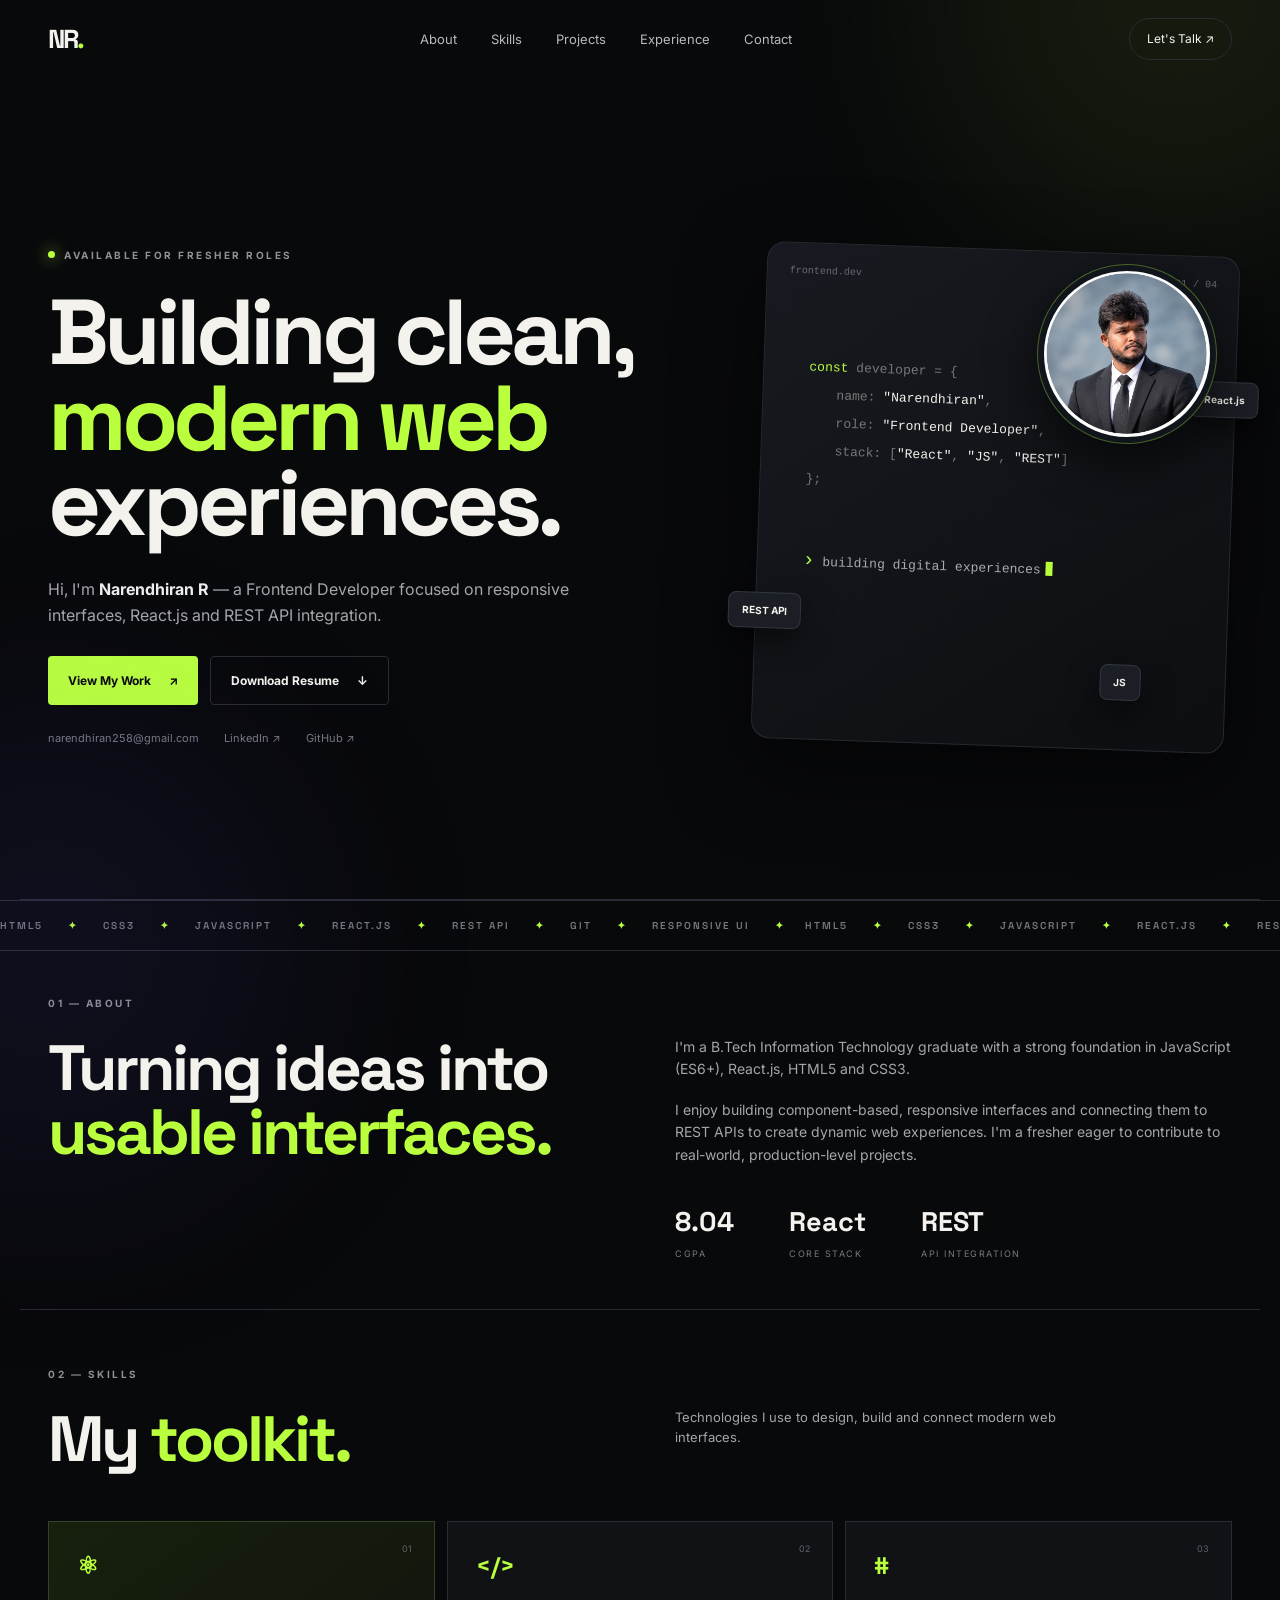
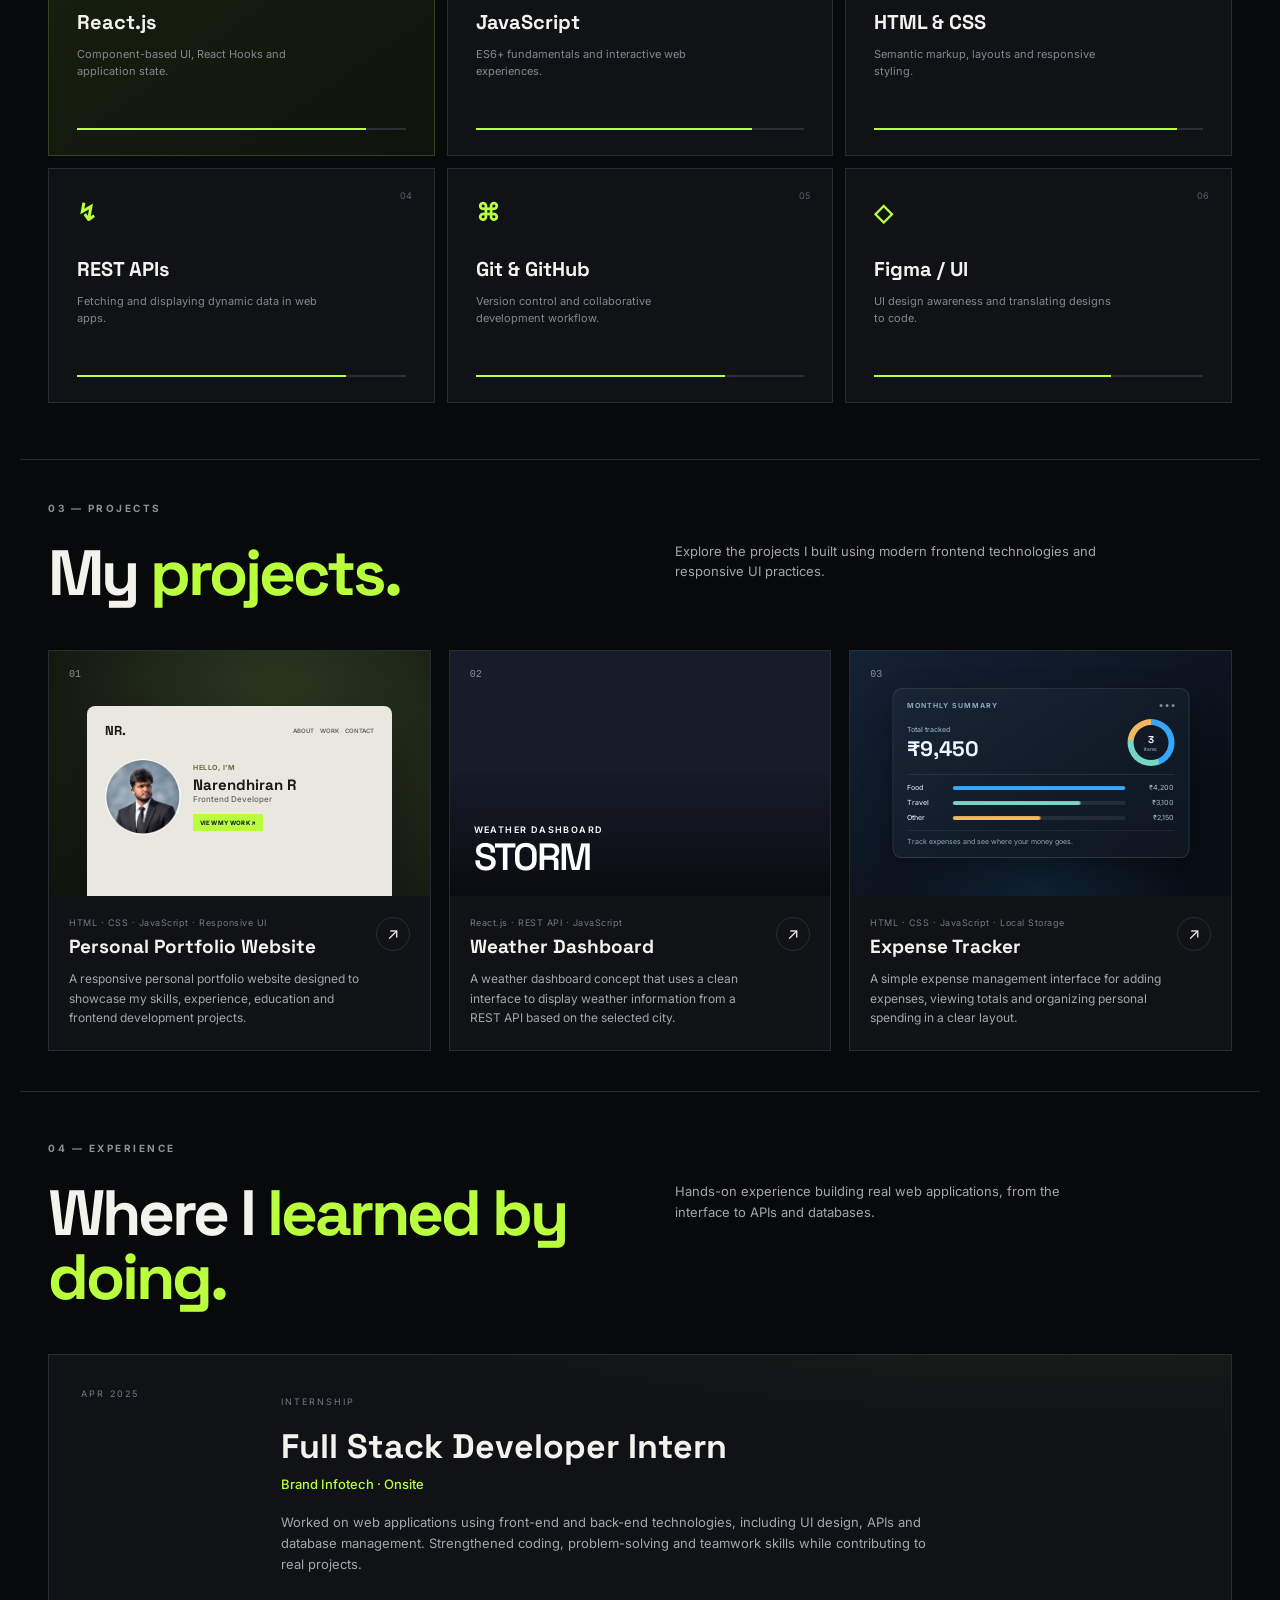
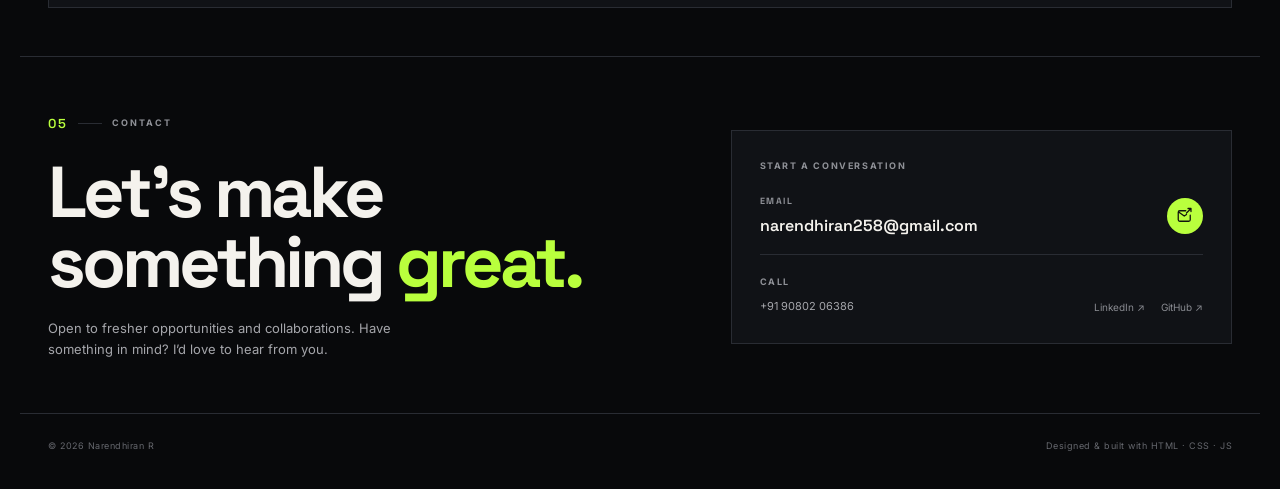
<file: index.html>
<!DOCTYPE html>
<html lang="en">
<head>
  <meta charset="UTF-8">
  <meta name="viewport" content="width=device-width, initial-scale=1.0">
  <meta name="description" content="Narendhiran R — Frontend Developer portfolio">
  <title>Narendhiran R | Frontend Developer</title>

  <link rel="preconnect" href="https://fonts.googleapis.com">
  <link rel="preconnect" href="https://fonts.gstatic.com" crossorigin>
  <link href="https://fonts.googleapis.com/css2?family=Inter:wght@400;500;600;700;800&family=Space+Grotesk:wght@500;600;700&display=swap" rel="stylesheet">
  <link rel="stylesheet" href="style.css">
</head>
<body>

  <!-- Decorative background glows -->
  <div class="glow glow-one"></div>
  <div class="glow glow-two"></div>

  <!-- ===== Navigation ===== -->
  <header class="nav">
    <a class="logo" href="#home">NR<span>.</span></a>
    <button class="menu-btn" aria-label="Open menu">☰</button>
    <nav id="navLinks">
      <a href="#about">About</a>
      <a href="#skills">Skills</a>
      <a href="#projects">Projects</a>
      <a href="#experience">Experience</a>
      <a href="#contact">Contact</a>
    </nav>
    <a class="nav-cta" href="#contact">Let's Talk ↗</a>
  </header>

  <main>

    <!-- ===== Hero ===== -->
    <section class="hero section" id="home">
      <div class="hero-copy">
        <div class="eyebrow"><span></span> AVAILABLE FOR FRESHER ROLES</div>
        <h1>Building clean,<br><em>modern web</em><br>experiences.</h1>
        <p class="hero-text">
          Hi, I'm <strong>Narendhiran R</strong> — a Frontend Developer focused on
          responsive interfaces, React.js and REST API integration.
        </p>
        <div class="hero-actions">
          <a class="btn primary" href="#projects">View My Work <span>↗</span></a>
          <a class="btn ghost" href="NARENDHIRAN_R_Resume.pdf">Download Resume <span>↓</span></a>
        </div>
        <div class="quick-links">
          <a href="mailto:narendhiran258@gmail.com">narendhiran258@gmail.com</a>
          <a href="https://www.linkedin.com/in/narendhiran-ramkumar-502165329?utm_source=share_via&utm_content=profile&utm_medium=member_android" target="_blank" rel="noreferrer">LinkedIn ↗</a>
          <a href="https://github.com/naren258" target="_blank" rel="noreferrer">GitHub ↗</a>
        </div>
      </div>

      <!-- Hero visual: profile photo + animated "code card" -->
      <div class="hero-card-wrap">
        <div class="profile-photo">
          <img src="profile.png" alt="Narendhiran R profile photo">
        </div>
        <div class="hero-card">
          <div class="card-top">
            <span>frontend.dev</span>
            <span>01 / 04</span>
          </div>
          <div class="code-art">
            <div class="code-line"><i>const</i> developer = {</div>
            <div class="code-line indent">name: <b>"Narendhiran"</b>,</div>
            <div class="code-line indent">role: <b>"Frontend Developer"</b>,</div>
            <div class="code-line indent">stack: [<b>"React"</b>, <b>"JS"</b>, <b>"REST"</b>]</div>
            <div class="code-line">};</div>
            <div class="terminal-line"><span>›</span> building digital experiences<span class="cursor"></span></div>
          </div>
          <div class="floating-badge badge-react">React.js</div>
          <div class="floating-badge badge-api">REST API</div>
          <div class="floating-badge badge-js">JS</div>
        </div>
      </div>
    </section>

    <!-- ===== Scrolling tech marquee ===== -->
    <section class="marquee">
      <div class="marquee-track">
        <div class="marquee-group">HTML5 <span>✦</span> CSS3 <span>✦</span> JAVASCRIPT <span>✦</span> REACT.JS <span>✦</span> REST API <span>✦</span> GIT <span>✦</span> RESPONSIVE UI <span>✦</span></div>
        <div class="marquee-group" aria-hidden="true">HTML5 <span>✦</span> CSS3 <span>✦</span> JAVASCRIPT <span>✦</span> REACT.JS <span>✦</span> REST API <span>✦</span> GIT <span>✦</span> RESPONSIVE UI <span>✦</span></div>
      </div>
    </section>

    <!-- ===== About ===== -->
    <section class="section about" id="about">
      <div class="section-label">01 — ABOUT</div>
      <div class="about-grid">
        <div>
          <h2>Turning ideas into <em>usable interfaces.</em></h2>
        </div>
        <div>
          <p>I'm a B.Tech Information Technology graduate with a strong foundation in JavaScript (ES6+), React.js, HTML5 and CSS3.</p>
          <p>I enjoy building component-based, responsive interfaces and connecting them to REST APIs to create dynamic web experiences. I'm a fresher eager to contribute to real-world, production-level projects.</p>
          <div class="stats">
            <div><strong>8.04</strong><span>CGPA</span></div>
            <div><strong>React</strong><span>Core Stack</span></div>
            <div><strong>REST</strong><span>API Integration</span></div>
          </div>
        </div>
      </div>
    </section>

    <!-- ===== Skills ===== -->
    <section class="section" id="skills">
      <div class="section-label">02 — SKILLS</div>
      <div class="skills-heading">
        <h2>My <em>toolkit.</em></h2>
        <p>Technologies I use to design, build and connect modern web interfaces.</p>
      </div>

      <div class="skill-grid">
        <article class="skill-card featured">
          <span class="skill-no">01</span>
          <div class="skill-icon">⚛</div>
          <h3>React.js</h3>
          <p>Component-based UI, React Hooks and application state.</p>
          <div class="meter"><span style="width:88%"></span></div>
        </article>

        <article class="skill-card">
          <span class="skill-no">02</span>
          <div class="skill-icon">&lt;/&gt;</div>
          <h3>JavaScript</h3>
          <p>ES6+ fundamentals and interactive web experiences.</p>
          <div class="meter"><span style="width:84%"></span></div>
        </article>

        <article class="skill-card">
          <span class="skill-no">03</span>
          <div class="skill-icon">#</div>
          <h3>HTML & CSS</h3>
          <p>Semantic markup, layouts and responsive styling.</p>
          <div class="meter"><span style="width:92%"></span></div>
        </article>

        <article class="skill-card">
          <span class="skill-no">04</span>
          <div class="skill-icon">↯</div>
          <h3>REST APIs</h3>
          <p>Fetching and displaying dynamic data in web apps.</p>
          <div class="meter"><span style="width:82%"></span></div>
        </article>

        <article class="skill-card">
          <span class="skill-no">05</span>
          <div class="skill-icon">⌘</div>
          <h3>Git & GitHub</h3>
          <p>Version control and collaborative development workflow.</p>
          <div class="meter"><span style="width:76%"></span></div>
        </article>

        <article class="skill-card">
          <span class="skill-no">06</span>
          <div class="skill-icon">◇</div>
          <h3>Figma / UI</h3>
          <p>UI design awareness and translating designs to code.</p>
          <div class="meter"><span style="width:72%"></span></div>
        </article>
      </div>
    </section>

    <!-- ===== Projects ===== -->
    <section class="section projects" id="projects">
      <div class="section-label">03 — PROJECTS</div>
      <div class="project-head">
        <h2>My <em>projects.</em></h2>
        <p>Explore the projects I built using modern frontend technologies and responsive UI practices.</p>
      </div>

      <div class="project-grid">

        <!-- Project 1: Personal Portfolio -->
        <article class="project-card">
          <a href="projects/portfolio.html" class="project-visual ecommerce" aria-label="Open Personal Portfolio Website">
            <span>01</span>
            <div class="portfolio-preview">
              <div class="preview-nav">
                <b class="preview-brand">NR.</b>
                <span>ABOUT&nbsp;&nbsp; WORK&nbsp;&nbsp; CONTACT</span>
              </div>
              <div class="preview-content">
                <img src="profile.png" alt="">
                <div class="preview-copy">
                  <small>HELLO, I'M</small>
                  <strong>Narendhiran R</strong>
                  <span>Frontend Developer</span>
                  <i>VIEW MY WORK ↗</i>
                </div>
              </div>
            </div>
          </a>
          <div class="project-info">
            <div class="project-content">
              <span class="project-tech">HTML · CSS · JavaScript · Responsive UI</span>
              <h3>Personal Portfolio Website</h3>
              <p>A responsive personal portfolio website designed to showcase my skills, experience, education and frontend development projects.</p>
            </div>
            <a class="project-arrow" href="projects/portfolio.html" aria-label="Open Personal Portfolio Website">↗</a>
          </div>
        </article>

        <!-- Project 2: Weather Dashboard -->
        <article class="project-card">
          <a href="projects/weather.html" class="project-visual dashboard" aria-label="Open Weather Dashboard">
            <span>02</span>
            <video class="weather-video" autoplay muted loop playsinline preload="auto" poster="https://images.pexels.com/videos/11025478/lightning-strike-storm-thunderstorm-11025478.jpeg">
              <source src="https://videos.pexels.com/video-files/11025478/11025478-hd_1920_1080_24fps.mp4" type="video/mp4">
            </video>
            <div class="weather-caption">
              <span>WEATHER DASHBOARD</span>
              <strong>STORM</strong>
            </div>
          </a>
          <div class="project-info">
            <div class="project-content">
              <span class="project-tech">React.js · REST API · JavaScript</span>
              <h3>Weather Dashboard</h3>
              <p>A weather dashboard concept that uses a clean interface to display weather information from a REST API based on the selected city.</p>
            </div>
            <a class="project-arrow" href="projects/weather.html" aria-label="Open Weather Dashboard">↗</a>
          </div>
        </article>

        <!-- Project 3: Expense Tracker -->
        <article class="project-card">
          <a href="projects/expense.html" class="project-visual expense-art" aria-label="Open Expense Tracker">
            <span>03</span>
            <div class="expense-dashboard">
              <div class="expense-dashboard-head">
                <span>MONTHLY SUMMARY</span>
                <i><b></b><b></b><b></b></i>
              </div>
              <div class="expense-total">
                <div><small>Total tracked</small><strong>₹9,450</strong></div>
                <div class="expense-donut"><span>3<small>items</small></span></div>
              </div>
              <div class="expense-categories">
                <div><span>Food</span><i><b class="food-bar"></b></i><strong>₹4,200</strong></div>
                <div><span>Travel</span><i><b class="travel-bar"></b></i><strong>₹3,100</strong></div>
                <div><span>Other</span><i><b class="other-bar"></b></i><strong>₹2,150</strong></div>
              </div>
              <p class="expense-explanation">Track expenses and see where your money goes.</p>
            </div>
          </a>
          <div class="project-info">
            <div class="project-content">
              <span class="project-tech">HTML · CSS · JavaScript · Local Storage</span>
              <h3>Expense Tracker</h3>
              <p>A simple expense management interface for adding expenses, viewing totals and organizing personal spending in a clear layout.</p>
            </div>
            <a class="project-arrow" href="projects/expense.html" aria-label="Open Expense Tracker">↗</a>
          </div>
        </article>

      </div>
    </section>

    <!-- ===== Experience ===== -->
    <section class="section experience" id="experience">
      <div class="section-label">04 — EXPERIENCE</div>
      <div class="project-head experience-head">
        <h2>Where I <em>learned by doing.</em></h2>
        <p>Hands-on experience building real web applications, from the interface to APIs and databases.</p>
      </div>
      <div class="experience-card">
        <div class="exp-date">APR 2025</div>
        <div class="exp-main">
          <span>INTERNSHIP</span>
          <h2>Full Stack Developer Intern</h2>
          <h3>Brand Infotech · Onsite</h3>
          <p>Worked on web applications using front-end and back-end technologies, including UI design, APIs and database management. Strengthened coding, problem-solving and teamwork skills while contributing to real projects.</p>
        </div>
        <div class="exp-mark"></div>
      </div>
    </section>

    <!-- ===== Contact ===== -->
    <section class="section contact" id="contact">
      <div class="contact-editorial">
        <div class="contact-intro">
          <div class="contact-index"><span>05</span><i></i> CONTACT</div>
          <h2>Let's make<br>something <em>great.</em></h2>
          <p>Open to fresher opportunities and collaborations. Have something in mind? I’d love to hear from you.</p>
        </div>
        <div class="contact-details">
          <span class="contact-prompt">START A CONVERSATION</span>
          <a class="email-link" href="mailto:narendhiran258@gmail.com">
            <span><small>EMAIL</small>narendhiran258@gmail.com</span>
            <b style="border-radius: 100px;">
              <svg viewBox="0 0 24 24" aria-hidden="true">
                <path d="M19 11v6a2 2 0 0 1-2 2H5a2 2 0 0 1-2-2V7a2 2 0 0 1 2-2h8M4 7l7 5 3-2M14 8l6-6M16 2h4v4" />
              </svg>
            </b>
          </a>
          <div class="contact-links">
            <a class="phone-link" href="tel:+919080206386"><small>CALL</small>+91 90802 06386</a>
            <div class="socials">
              <a href="https://www.linkedin.com/in/narendhiran-ramkumar-502165329?utm_source=share_via&utm_content=profile&utm_medium=member_android" target="_blank" rel="noreferrer">LinkedIn ↗</a>
              <a href="https://github.com/naren258" target="_blank" rel="noreferrer">GitHub ↗</a>
            </div>
          </div>
        </div>
      </div>
    </section>

  </main>

  <footer>
    <span>© 2026 Narendhiran R</span>
    <span>Designed & built with HTML · CSS · JS</span>
  </footer>

  <script src="script.js"></script>
</body>
</html>
</file>
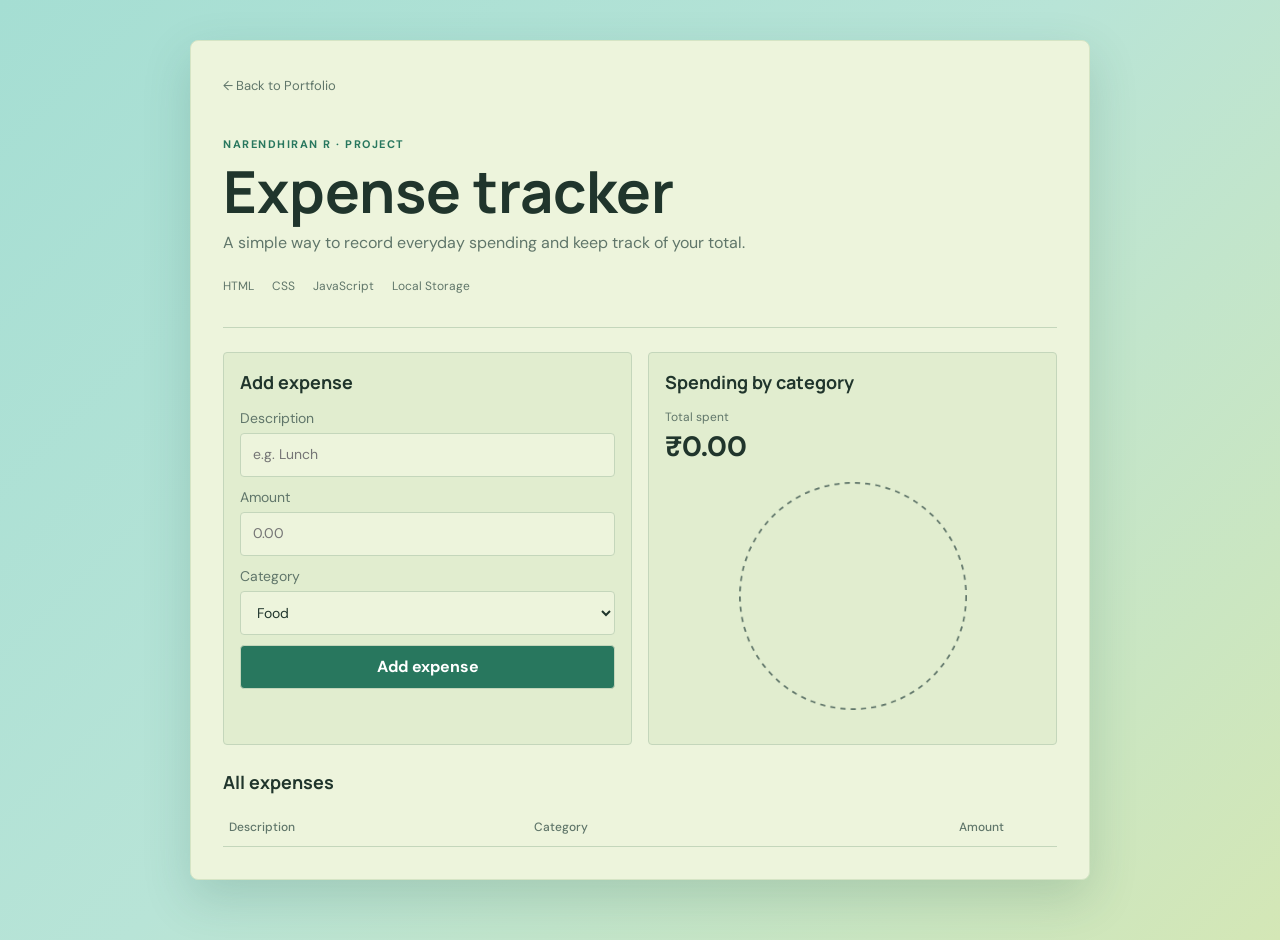
<file: projects/expense.html>
<!DOCTYPE html>
<html lang="en">
<head>
<meta charset="UTF-8">
<meta name="viewport" content="width=device-width, initial-scale=1">
<title>Expense Tracker | Narendhiran R</title>
<link rel="preconnect" href="https://fonts.googleapis.com">
<link rel="preconnect" href="https://fonts.gstatic.com" crossorigin>
<link href="https://fonts.googleapis.com/css2?family=DM+Sans:wght@400;500;600;700&family=Manrope:wght@500;600;700;800&display=swap" rel="stylesheet">

<style>
  /* colors in one place so they are easy to change (green theme from paste 2) */
  :root {
    --background: #b8e4d7;
    --surface: #edf4dc;
    --field: #e1edcf;
    --line: #c4d6bb;
    --text: #20352c;
    --muted: #60766a;
    --accent: #28775e;
    --danger: #b8402f;
  }

  * {
    box-sizing: border-box;
  }

  body {
    margin: 0;
    min-height: 100vh;
    background: linear-gradient(135deg, #a5ded3 0%, var(--background) 48%, #d4e7b6 100%);
    color: var(--text);
    font-family: "DM Sans", "Segoe UI", Arial, sans-serif;
    line-height: 1.5;
  }

  /* the one overall box */
  main {
    width: min(900px, calc(100% - 40px));
    margin: 40px auto;
    padding: 32px;
    border: 1px solid #d5e4c5;
    border-radius: 8px;
    background: var(--surface);
    box-shadow: 0 18px 48px #245a4930;
  }

  /* 1. back link with arrow */
  .back {
    display: inline-block;
    margin-bottom: 40px;
    color: var(--muted);
    font-size: 13px;
    text-decoration: none;
  }

  .back:hover,
  .back:focus-visible {
    color: var(--accent);
  }

  /* 2. heading */
  .eyebrow {
    color: var(--accent);
    font-size: 11px;
    font-weight: 700;
    letter-spacing: 1.5px;
    text-transform: uppercase;
  }

  h1 {
    margin: 8px 0;
    font-size: clamp(36px, 8vw, 58px);
    font-family: "Manrope", "Segoe UI", sans-serif;
    line-height: 1.08;
  }

  /* 3. intro text */
  .intro {
    max-width: 560px;
    margin: 0;
    color: var(--muted);
  }

  /* 4. skills / technologies used */
  .tags {
    display: flex;
    flex-wrap: wrap;
    gap: 8px 18px;
    margin: 22px 0 32px;
    color: var(--muted);
    font-size: 12px;
  }

  /* 5. horizontal line under the header */
  .tracker {
    border-top: 1px solid var(--line);
    padding-top: 24px;
  }

  h2 {
    margin: 0 0 12px 0;
    font-size: 18px;
    font-family: "Manrope", "Segoe UI", sans-serif;
  }

  /* 2 columns: form on left, chart on right */
  .grid {
    display: grid;
    grid-template-columns: 1fr 1fr;
    gap: 16px;
    margin-bottom: 24px;
  }

  .panel {
    background: var(--field);
    border: 1px solid var(--line);
    border-radius: 4px;
    padding: 16px;
  }

  label {
    display: block;
    font-size: 14px;
    color: var(--muted);
    margin-bottom: 10px;
  }

  input, select, button {
    min-height: 44px;
    border: 1px solid var(--line);
    border-radius: 4px;
    font: inherit;
  }

  input, select {
    width: 100%;
    padding: 0 12px;
    margin-top: 4px;
    background: var(--surface);
    color: var(--text);
  }

  button {
    width: 100%;
    padding: 0 16px;
    background: var(--accent);
    color: #ffffff;
    font-weight: 700;
    cursor: pointer;
  }

  input:focus-visible, select:focus-visible, button:focus-visible {
    outline: 2px solid var(--accent);
    outline-offset: 2px;
  }

  .total-label {
    display: block;
    color: var(--muted);
    font-size: 12px;
  }

  .total {
    font-size: 28px;
    font-weight: 700;
    font-variant-numeric: tabular-nums;
    margin-bottom: 8px;
  }

  #pie {
    display: block;
    width: 100%;
    max-width: 240px;
    height: auto;
    margin: 0 auto 12px auto;
  }

  .legend {
    list-style: none;
    margin: 0;
    padding: 0;
  }

  .legend li {
    display: flex;
    align-items: center;
    gap: 8px;
    padding: 4px 0;
    font-size: 14px;
  }

  .dot {
    width: 12px;
    height: 12px;
    border-radius: 50%;
  }

  .amount-text {
    margin-left: auto;
    color: var(--muted);
    font-variant-numeric: tabular-nums;
  }

  table {
    width: 100%;
    border-collapse: collapse;
    font-size: 15px;
  }

  th, td {
    text-align: left;
    padding: 10px 6px;
    border-bottom: 1px solid var(--line);
  }

  th {
    color: var(--muted);
    font-size: 12px;
    font-weight: 500;
  }

  .right {
    text-align: right;
    font-variant-numeric: tabular-nums;
  }

  .delete {
    width: auto;
    min-height: 34px;
    padding: 0 10px;
    background: transparent;
    color: var(--danger);
    font-size: 13px;
    font-weight: 400;
  }

  .empty {
    text-align: center;
    padding: 20px 0;
    color: var(--muted);
  }

  @media (max-width: 640px) {
    main {
      width: min(100% - 32px, 900px);
      margin: 16px auto;
      padding: 22px 18px;
    }
    .grid {
      grid-template-columns: 1fr;
    }
  }
</style>
</head>

<body>
<main>
  <!-- 1. back link with arrow -->
  <a class="back" href="../index.html#projects">&larr; Back to Portfolio</a>

  <header>
    <!-- 2. heading -->
    <div class="eyebrow">Narendhiran R · Project</div>
    <h1>Expense tracker</h1>

    <!-- 3. intro -->
    <p class="intro">A simple way to record everyday spending and keep track of your total.</p>

    <!-- 4. skills used -->
    <div class="tags" aria-label="Technologies used">
      <span>HTML</span>
      <span>CSS</span>
      <span>JavaScript</span>
      <span>Local Storage</span>
    </div>
  </header>

  <!-- 5. line + app -->
  <section class="tracker">
    <div class="grid">
      <!-- form -->
      <div class="panel">
        <h2>Add expense</h2>

        <form id="expenseForm">
          <label>Description
            <input id="desc" placeholder="e.g. Lunch" required>
          </label>

          <label>Amount
            <input id="amount" type="number" min="0.01" step="0.01" placeholder="0.00" required>
          </label>

          <label>Category
            <select id="category">
              <option>Food</option>
              <option>Transport</option>
              <option>Shopping</option>
              <option>Bills</option>
              <option>Health</option>
              <option>Other</option>
            </select>
          </label>

          <button id="addBtn" type="submit">Add expense</button>
        </form>
      </div>

      <!-- pie chart -->
      <div class="panel">
        <h2>Spending by category</h2>
        <span class="total-label">Total spent</span>
        <div class="total" id="total">₹0.00</div>
        <canvas id="pie" width="280" height="280"></canvas>
        <ul class="legend" id="legend"></ul>
      </div>
    </div>

    <!-- table of expenses -->
    <h2>All expenses</h2>
    <table>
      <thead>
        <tr>
          <th>Description</th>
          <th>Category</th>
          <th class="right">Amount</th>
          <th></th>
        </tr>
      </thead>
      <tbody id="list"></tbody>
    </table>
  </section>
</main>

<script>
  // load saved expenses (if there are none, start with an empty list)
  var expenses = [];
  try {
    expenses = JSON.parse(localStorage.getItem("expenses")) || [];
  } catch (e) {
    expenses = [];
  }

  // colors for the pie slices
  var colors = {
    Food: "#df8b42",
    Transport: "#7185c5",
    Shopping: "#c65e61",
    Bills: "#a2873f",
    Health: "#28775e",
    Other: "#8a9a94"
  };

  var descInput = document.getElementById("desc");
  var amountInput = document.getElementById("amount");
  var categoryInput = document.getElementById("category");
  var expenseForm = document.getElementById("expenseForm");
  var list = document.getElementById("list");
  var totalText = document.getElementById("total");
  var legend = document.getElementById("legend");
  var canvas = document.getElementById("pie");
  var ctx = canvas.getContext("2d");

  descInput.addEventListener("input", function () {
    descInput.setCustomValidity("");
  });

  // 50 -> ₹50.00
  function formatMoney(number) {
    return "₹" + number.toFixed(2);
  }

  function saveData() {
    localStorage.setItem("expenses", JSON.stringify(expenses));
  }

  expenseForm.addEventListener("submit", function (event) {
    event.preventDefault();
    var description = descInput.value.trim();
    var amount = parseFloat(amountInput.value);
    var category = categoryInput.value;

    if (description === "" || isNaN(amount) || amount <= 0) {
      descInput.setCustomValidity(description === "" ? "Please fill out this field." : "");
      descInput.reportValidity();
      return;
    }
    descInput.setCustomValidity("");

    expenses.push({ desc: description, amount: amount, category: category });

    saveData();
    showAll();

    descInput.value = "";
    amountInput.value = "";
    descInput.focus();
  });

  // Delete button inside the table
  list.addEventListener("click", function (event) {
    var index = event.target.getAttribute("data-index");
    if (index !== null) {
      expenses.splice(index, 1);
      saveData();
      showAll();
    }
  });

  // draws the pie chart + legend
  function drawPie() {
    var centerX = canvas.width / 2;
    var centerY = canvas.height / 2;
    var radius = centerX - 8;

    ctx.clearRect(0, 0, canvas.width, canvas.height);
    legend.innerHTML = "";

    var totals = {};
    var sum = 0;

    for (var i = 0; i < expenses.length; i++) {
      var cat = expenses[i].category;
      if (totals[cat] === undefined) {
        totals[cat] = 0;
      }
      totals[cat] += expenses[i].amount;
      sum += expenses[i].amount;
    }

    // no expenses yet: empty dotted circle
    if (sum === 0) {
      ctx.beginPath();
      ctx.arc(centerX, centerY, radius, 0, Math.PI * 2);
      ctx.strokeStyle = "#60766a";
      ctx.lineWidth = 2;
      ctx.setLineDash([6, 6]);
      ctx.stroke();
      ctx.setLineDash([]);
      return;
    }

    var startAngle = -Math.PI / 2; // start from the top

    for (var category in totals) {
      var value = totals[category];
      var sliceAngle = (value / sum) * Math.PI * 2;

      ctx.beginPath();
      ctx.moveTo(centerX, centerY);
      ctx.arc(centerX, centerY, radius, startAngle, startAngle + sliceAngle);
      ctx.closePath();
      ctx.fillStyle = colors[category] || "#999999";
      ctx.fill();

      // thin line between slices
      ctx.strokeStyle = "#e1edcf";
      ctx.lineWidth = 2;
      ctx.stroke();

      startAngle += sliceAngle;

      var percent = Math.round((value / sum) * 100);
      var li = document.createElement("li");

      var dot = document.createElement("span");
      dot.className = "dot";
      dot.style.background = colors[category] || "#999999";

      var name = document.createElement("span");
      name.textContent = category;

      var amountText = document.createElement("span");
      amountText.className = "amount-text";
      amountText.textContent = formatMoney(value) + " (" + percent + "%)";

      li.appendChild(dot);
      li.appendChild(name);
      li.appendChild(amountText);
      legend.appendChild(li);
    }
  }

  // updates the total, the table and the chart
  function showAll() {
    var total = 0;
    list.innerHTML = "";

    for (var i = 0; i < expenses.length; i++) {
      var item = expenses[i];
      total += item.amount;

      var row = document.createElement("tr");

      var descCell = document.createElement("td");
      descCell.textContent = item.desc;

      var catCell = document.createElement("td");
      catCell.textContent = item.category;

      var amountCell = document.createElement("td");
      amountCell.className = "right";
      amountCell.textContent = formatMoney(item.amount);

      var deleteCell = document.createElement("td");
      deleteCell.className = "right";
      deleteCell.innerHTML = "<button class='delete' data-index='" + i + "'>Delete</button>";

      row.appendChild(descCell);
      row.appendChild(catCell);
      row.appendChild(amountCell);
      row.appendChild(deleteCell);
      list.appendChild(row);
    }

    totalText.textContent = formatMoney(total);
    drawPie();
  }

  showAll();
</script>
</body>
</html>
</file>
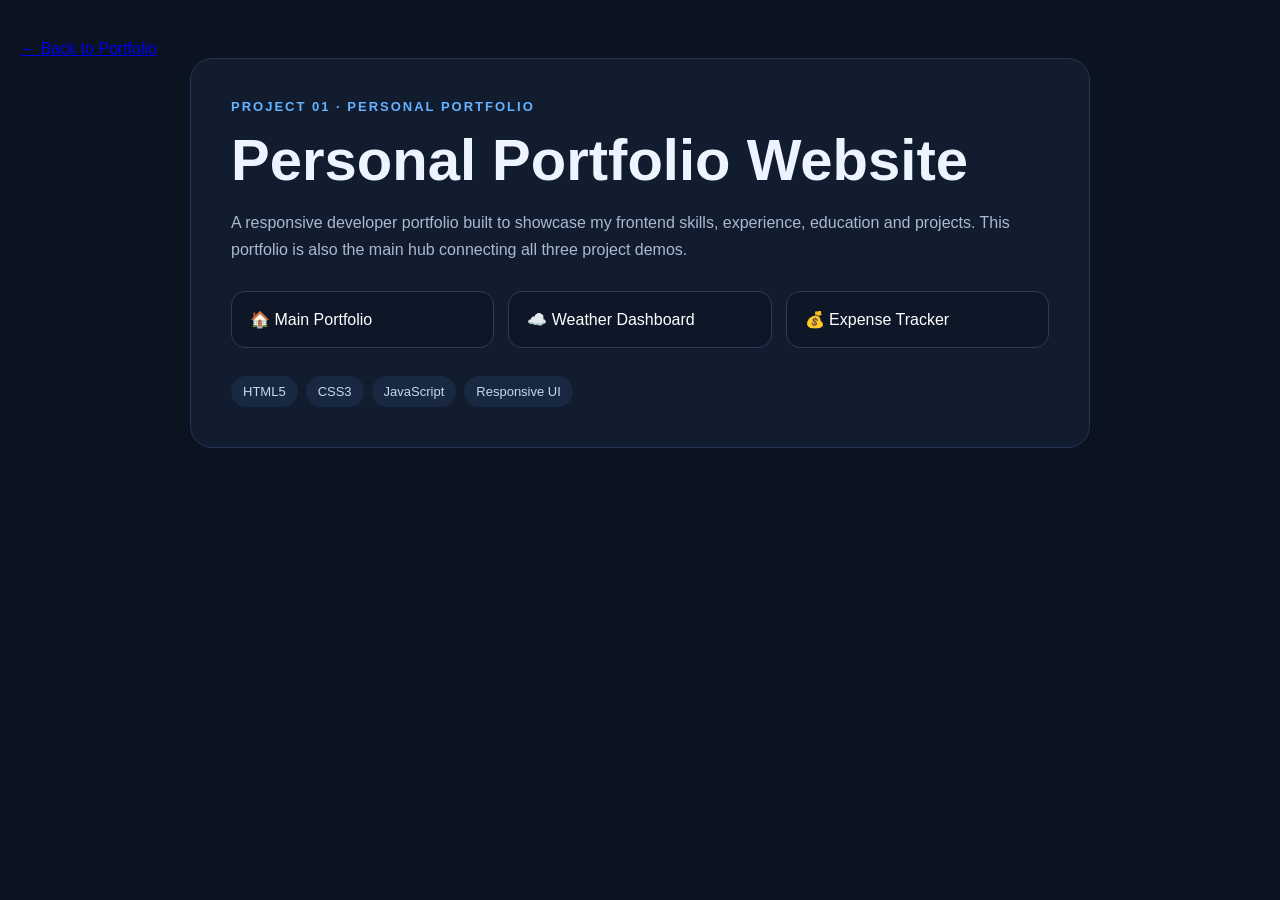
<file: projects/portfolio.html>
<a class="back" href="../index.html">← Back to Portfolio</a><!DOCTYPE html>
<html lang="en">
<head>
  <meta charset="UTF-8">
  <meta name="viewport" content="width=device-width, initial-scale=1.0">
  <title>Personal Portfolio Website | Narendhiran R</title>

  <style>
    * {
      box-sizing: border-box;
    }

    body {
      margin: 0;
      padding: 40px 20px;
      min-height: 100vh;
      background: #0b1220;
      color: #eef4ff;
      font-family: Arial, sans-serif;
    }

    .wrap {
      max-width: 900px;
      margin: auto;
    }

    .card {
      background: #111c2f;
      border: 1px solid #243553;
      border-radius: 22px;
      padding: 40px;
    }

    .tag {
      color: #66b3ff;
      font-size: 13px;
      font-weight: 700;
      letter-spacing: 2px;
    }

    h1 {
      font-size: clamp(32px, 6vw, 58px);
      margin: 12px 0;
    }

    p {
      color: #aab9cf;
      line-height: 1.7;
    }

    .links {
      display: grid;
      grid-template-columns: repeat(auto-fit, minmax(190px, 1fr));
      gap: 14px;
      margin: 28px 0;
    }

    .links a {
      display: block;
      padding: 18px;
      border: 1px solid #2a3c5c;
      border-radius: 14px;
      background: #0d1728;
      color: #fff;
      text-decoration: none;
      transition: transform .2s, border-color .2s;
    }

    .links a:hover {
      border-color: #66b3ff;
      transform: translateY(-2px);
    }

    .tech {
      display: flex;
      flex-wrap: wrap;
      gap: 8px;
      margin-top: 24px;
    }

    .tech span {
      background: #182840;
      border-radius: 20px;
      padding: 8px 12px;
      font-size: 13px;
      color: #c8d7eb;
    }
  </style>
</head>
<body>
  <div class="wrap">
    <div class="card">
      <div class="tag">PROJECT 01 · PERSONAL PORTFOLIO</div>
      <h1>Personal Portfolio Website</h1>
      <p>
        A responsive developer portfolio built to showcase my frontend skills,
        experience, education and projects. This portfolio is also the main
        hub connecting all three project demos.
      </p>

      <div class="links">
        <a class="back"href="../index.html">🏠 Main Portfolio</a>
        <a href="weather.html">☁️ Weather Dashboard</a>
        <a href="expense.html">💰 Expense Tracker</a>
      </div>

      <div class="tech">
        <span>HTML5</span>
        <span>CSS3</span>
        <span>JavaScript</span>
        <span>Responsive UI</span>
      </div>
    </div>
  </div>
</body>
</html>
</file>
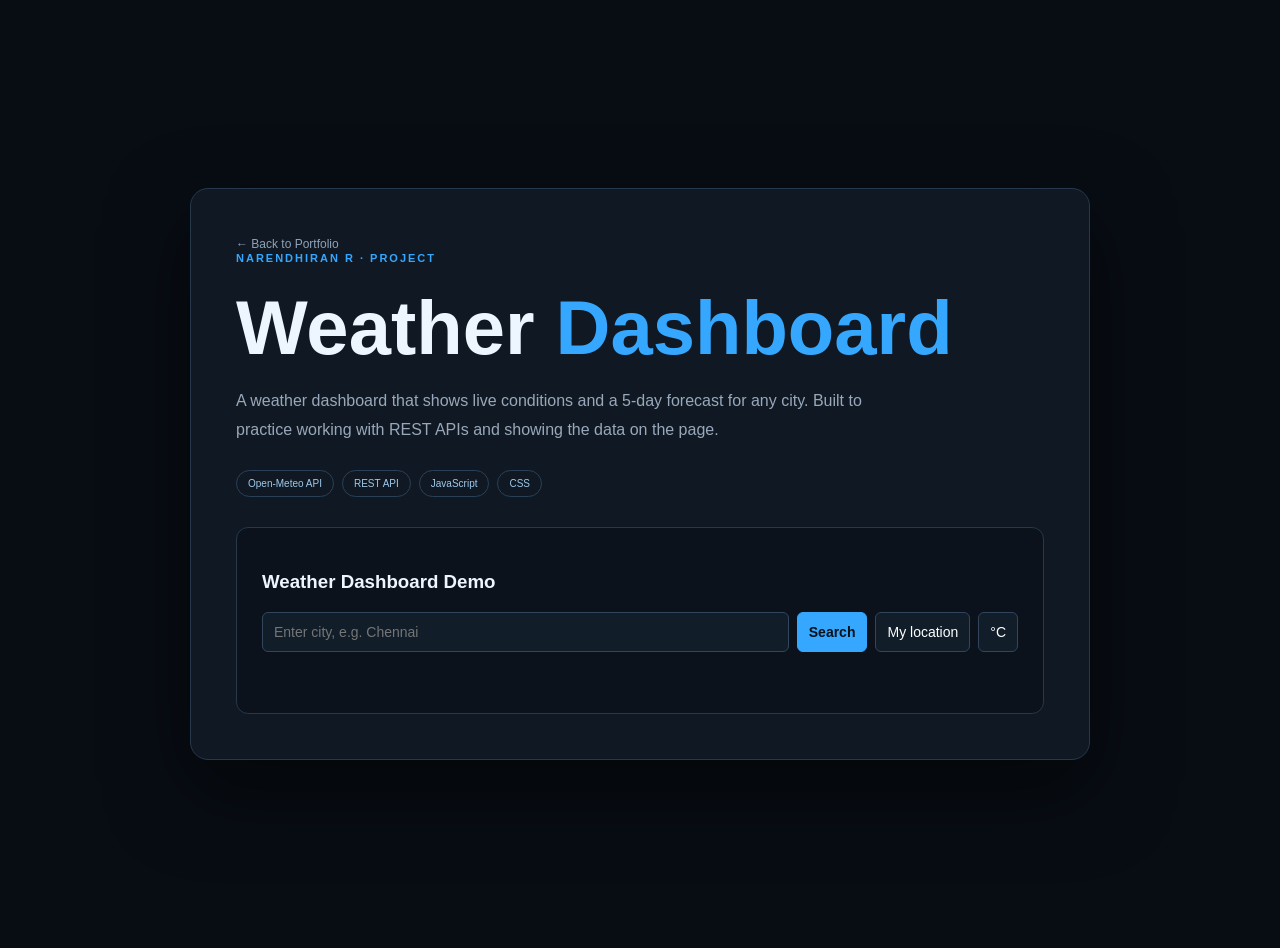
<file: projects/weather.html>
<!DOCTYPE html>
<html lang="en">
<head>
  <meta charset="UTF-8">
  <meta name="viewport" content="width=device-width, initial-scale=1">
  <title>Weather Dashboard | Narendhiran R</title>

  <style>
    /* ---------- basic page setup ---------- */
    body {
      margin: 0;
      min-height: 100vh;
      display: grid;
      place-items: center;
      background: #080d14;
      color: #edf5ff;
      font-family: Arial, sans-serif;
      padding: 24px 0;
    }

    .card {
      width: min(900px, 88%);
      background: #101923;
      border: 1px solid #26384b;
      border-radius: 18px;
      padding: 45px;
      box-shadow: 0 30px 80px #0008;
      box-sizing: border-box;
    }

    .badge { color: #35a7ff; font-size: 11px; letter-spacing: 2px; font-weight: bold; }
    .back { color: #8ea2b8; text-decoration: none; font-size: 12px; }
    .back:hover { color: #35a7ff; }

    h1 { font-size: clamp(40px, 7vw, 76px); margin: 20px 0 10px; }
    h1 em { color: #35a7ff; font-style: normal; }
    p { color: #98a8ba; line-height: 1.8; max-width: 650px; }

    .tags { display: flex; flex-wrap: wrap; gap: 8px; margin: 25px 0; }
    .tags span {
      border: 1px solid #294058;
      padding: 7px 11px;
      border-radius: 20px;
      color: #9fc8ea;
      font-size: 10px;
    }

    /* ---------- demo box ---------- */
    .demo {
      margin-top: 30px;
      padding: 25px;
      background: #0b121b;
      border: 1px solid #26384b;
      border-radius: 12px;
    }

    .search-row { display: flex; flex-wrap: wrap; gap: 8px; }

    .demo input,
    .demo button {
      padding: 11px;
      border-radius: 6px;
      border: 1px solid #31465d;
      background: #111d29;
      color: white;
      font-size: 14px;
    }

    .demo input { flex: 1 1 200px; min-width: 0; }
    .demo button { cursor: pointer; }
    .demo button:hover { opacity: 0.85; }

    .demo .search-btn {
      background: #35a7ff;
      color: #07111a;
      font-weight: bold;
      border-color: #35a7ff;
    }

    #message { margin: 14px 0 0; min-height: 22px; font-size: 14px; }
    #message.error { color: #ff8a8a; }

    /* ---------- weather result ---------- */
    #result { display: none; margin-top: 20px; }
    #result.visible { display: block; }

    .today { display: flex; align-items: center; gap: 18px; flex-wrap: wrap; }
    .today-icon { font-size: 60px; }
    .today-temp { font-size: 52px; font-weight: bold; }
    .city-name { font-size: 20px; font-weight: bold; }
    .condition { color: #98a8ba; font-size: 14px; }

    .details, .forecast {
      display: grid;
      gap: 10px;
      margin-top: 16px;
    }
    .details  { grid-template-columns: repeat(auto-fit, minmax(130px, 1fr)); }
    .forecast { grid-template-columns: repeat(auto-fit, minmax(110px, 1fr)); }

    .box {
      background: #111d29;
      border: 1px solid #26384b;
      border-radius: 10px;
      padding: 12px;
    }
    .box small { color: #8ea2b8; display: block; font-size: 12px; margin-bottom: 4px; }

    .day-box { text-align: center; }
    .day-box .icon { font-size: 28px; margin: 6px 0; }
    .day-box .low { color: #8ea2b8; }

    @media (max-width: 520px) {
      .card { padding: 26px; }
    }
  </style>
</head>
<body>
  <div class="card">
    <a class="back" href="../index.html#projects">← Back to Portfolio</a>

    <div class="badge">NARENDHIRAN R · PROJECT</div>
    <h1>Weather <em>Dashboard</em></h1>
    <p>
      A weather dashboard that shows live conditions and a 5-day forecast
      for any city. Built to practice working with REST APIs and showing
      the data on the page.
    </p>

    <div class="tags">
      <span>Open-Meteo API</span>
      <span>REST API</span>
      <span>JavaScript</span>
      <span>CSS</span>
    </div>

    <div class="demo">
      <h3>Weather Dashboard Demo</h3>

      <div class="search-row">
        <input id="cityInput" type="text" placeholder="Enter city, e.g. Chennai">
        <button id="searchBtn" class="search-btn">Search</button>
        <button id="locationBtn">My location</button>
        <button id="unitBtn">°C</button>
      </div>

      <p id="message"></p>

      <div id="result">
        <div class="today">
          <div class="today-icon" id="icon"></div>
          <div>
            <div class="city-name" id="cityName"></div>
            <div class="condition" id="condition"></div>
          </div>
          <div class="today-temp" id="temp"></div>
        </div>

        <div class="details">
          <div class="box"><small>Feels like</small><b id="feels"></b></div>
          <div class="box"><small>Humidity</small><b id="humidity"></b></div>
          <div class="box"><small>Wind</small><b id="wind"></b></div>
        </div>

        <div class="forecast" id="forecast"></div>
      </div>
    </div>
  </div>

  <script>
    // This uses the free Open-Meteo API (no API key needed)
    // 1. geocoding API: city name -> latitude and longitude
    // 2. forecast API: latitude and longitude -> weather data
    const geoUrl = "https://geocoding-api.open-meteo.com/v1/search";
    const weatherUrl = "https://api.open-meteo.com/v1/forecast";

    // the API gives a weather code (number), this turns it into text + emoji
    const weatherCodes = {
      0: ["Clear sky", "☀️"],
      1: ["Mostly clear", "🌤️"],
      2: ["Partly cloudy", "⛅"],
      3: ["Overcast", "☁️"],
      45: ["Fog", "🌫️"],
      48: ["Fog", "🌫️"],
      51: ["Light drizzle", "🌦️"],
      53: ["Drizzle", "🌦️"],
      55: ["Heavy drizzle", "🌧️"],
      61: ["Light rain", "🌦️"],
      63: ["Rain", "🌧️"],
      65: ["Heavy rain", "🌧️"],
      71: ["Light snow", "🌨️"],
      73: ["Snow", "🌨️"],
      75: ["Heavy snow", "❄️"],
      80: ["Rain showers", "🌦️"],
      81: ["Rain showers", "🌧️"],
      82: ["Heavy showers", "⛈️"],
      95: ["Thunderstorm", "⛈️"],
      96: ["Thunderstorm with hail", "⛈️"],
      99: ["Thunderstorm with hail", "⛈️"]
    };

    // grabbing the elements I need from the page
    const cityInput = document.getElementById("cityInput");
    const searchBtn = document.getElementById("searchBtn");
    const locationBtn = document.getElementById("locationBtn");
    const unitBtn = document.getElementById("unitBtn");
    const message = document.getElementById("message");
    const result = document.getElementById("result");

    let unit = "celsius";   // can be "celsius" or "fahrenheit"
    let currentPlace = null; // remembers the last city so the unit button can reload it

    function getWeatherInfo(code) {
      // if the code is not in my list, show a default
      return weatherCodes[code] || ["Unknown", "🌡️"];
    }

    function showMessage(text, isError) {
      message.textContent = text;
      message.className = isError ? "error" : "";
    }

    // step 1: find the city
    async function searchCity() {
      const city = cityInput.value.trim();

      if (city === "") {
        showMessage("Please type a city name first.", true);
        return;
      }

      showMessage("Searching...");

      try {
        const response = await fetch(geoUrl + "?name=" + encodeURIComponent(city) + "&count=1");
        const data = await response.json();

        if (!data.results) {
          result.classList.remove("visible");
          showMessage("City not found. Check the spelling and try again.", true);
          return;
        }

        const place = data.results[0];
        currentPlace = {
          name: place.name + ", " + place.country,
          lat: place.latitude,
          lon: place.longitude
        };

        getWeather();
      } catch (error) {
        showMessage("Something went wrong. Check your internet and try again.", true);
      }
    }

    // step 2: get the weather for the saved place
    async function getWeather() {
      showMessage("Loading weather...");

      const url = weatherUrl +
        "?latitude=" + currentPlace.lat +
        "&longitude=" + currentPlace.lon +
        "&current=temperature_2m,relative_humidity_2m,apparent_temperature,wind_speed_10m,weather_code" +
        "&daily=weather_code,temperature_2m_max,temperature_2m_min" +
        "&forecast_days=5&timezone=auto" +
        "&temperature_unit=" + unit;

      try {
        const response = await fetch(url);
        const data = await response.json();
        showWeather(data);
        showMessage("");
      } catch (error) {
        showMessage("Could not load the weather. Please try again.", true);
      }
    }

    // step 3: put the data on the page
    function showWeather(data) {
      const symbol = unit === "celsius" ? "°C" : "°F";
      const now = data.current;
      const info = getWeatherInfo(now.weather_code);

      document.getElementById("icon").textContent = info[1];
      document.getElementById("condition").textContent = info[0];
      document.getElementById("cityName").textContent = currentPlace.name;
      document.getElementById("temp").textContent = Math.round(now.temperature_2m) + symbol;
      document.getElementById("feels").textContent = Math.round(now.apparent_temperature) + symbol;
      document.getElementById("humidity").textContent = now.relative_humidity_2m + "%";
      document.getElementById("wind").textContent = Math.round(now.wind_speed_10m) + " km/h";

      // 5 day forecast
      let forecastHtml = "";

      for (let i = 0; i < data.daily.time.length; i++) {
        const date = new Date(data.daily.time[i] + "T00:00:00");
        const dayName = i === 0 ? "Today" : date.toLocaleDateString("en-US", { weekday: "short", day: "numeric" });
        const dayInfo = getWeatherInfo(data.daily.weather_code[i]);
        const high = Math.round(data.daily.temperature_2m_max[i]);
        const low = Math.round(data.daily.temperature_2m_min[i]);

        forecastHtml +=
          '<div class="box day-box">' +
            "<small>" + dayName + "</small>" +
            '<div class="icon">' + dayInfo[1] + "</div>" +
            "<div>" + high + symbol + ' <span class="low">' + low + symbol + "</span></div>" +
          "</div>";
      }

      document.getElementById("forecast").innerHTML = forecastHtml;
      result.classList.add("visible");
    }

    // use the browser location instead of typing a city
    function useMyLocation() {
      if (!navigator.geolocation) {
        showMessage("Your browser does not support location.", true);
        return;
      }

      showMessage("Getting your location...");

      navigator.geolocation.getCurrentPosition(
        function (position) {
          currentPlace = {
            name: "Your location",
            lat: position.coords.latitude,
            lon: position.coords.longitude
          };
          getWeather();
        },
        function () {
          showMessage("Location is blocked. Allow it in the browser or search by city.", true);
        }
      );
    }

    // switch between Celsius and Fahrenheit
    function changeUnit() {
      unit = unit === "celsius" ? "fahrenheit" : "celsius";
      unitBtn.textContent = unit === "celsius" ? "°C" : "°F";

      if (currentPlace) {
        getWeather();
      }
    }

    // button clicks
    searchBtn.addEventListener("click", searchCity);
    locationBtn.addEventListener("click", useMyLocation);
    unitBtn.addEventListener("click", changeUnit);

    // pressing Enter also searches
    cityInput.addEventListener("keydown", function (event) {
      if (event.key === "Enter") {
        searchCity();
      }
    });
  </script>
</body>
</html>
</file>
<file: style.css>
:root {
  --bg: #08090b;
  --surface: #101216;
  --surface2: #15171c;
  --text: #f4f2ed;
  --muted: #a5a6ab;
  --accent: #b9ff3d;
  --line: #292c33;


  --font: 'Inter', sans-serif;
  --display: 'Space Grotesk', sans-serif;
}

* {
  box-sizing: border-box;
  margin: 0;
  padding: 0;
}

html {
  scroll-behavior: smooth;
}

body {
  background: var(--bg);
  color: var(--text);
  font-family: var(--font);
  line-height: 1.6;
  overflow-x: hidden;
}

a {
  color: inherit;
  text-decoration: none;
}

h1, h2, h3 {
  font-family: var(--display);
}

em {
  font-style: normal;
  color: var(--accent);
}

.glow {
  position: fixed;
  width: 500px;
  height: 500px;
  border-radius: 50%;
  filter: blur(120px);
  opacity: .08;
  pointer-events: none;
}

.glow-one {
  background: var(--accent);
  top: -250px;
  right: -150px;
}

.glow-two {
  background: #6b5cff;
  bottom: -300px;
  left: -200px;
}

.eyebrow,
.section-label {
  font-size: 10px;
  letter-spacing: 2.5px;
  color: #8f9197;
  font-weight: 700;
}

.section {
  max-width: 1240px;
  margin: auto;
  padding: 50px 28px;
}

.section:not(#contact) {
  border-bottom: 1px solid var(--line);
}

#home {
  padding: 60px 28px 42px;
}

#about {
  padding-block: 44px;
}

#skills {
  padding-block: 56px;
}

#projects {
  padding-block: 40px;
}

#experience {
  padding-block: 48px;
}

#contact {
  padding: 38px 28px 34px;
}

.nav {
  height: 78px;
  display: flex;
  align-items: center;
  justify-content: space-between;
  max-width: 1240px;
  margin: auto;
  padding: 0 28px;
  position: relative;
  z-index: 5;
}

.logo {
  font: 700 26px var(--display);
  letter-spacing: -2px;
}

.logo span {
  color: var(--accent);
}

.nav nav {
  display: flex;
  gap: 34px;
}

.nav nav a {
  font-size: 13px;
  color: #b8b9bd;
  transition: .25s;
}

.nav nav a:hover {
  color: var(--accent);
}

.nav-cta {
  border: 1px solid var(--line);
  padding: 10px 17px;
  border-radius: 30px;
  font-size: 12px;
}

.menu-btn {
  display: none;
  background: none;
  border: 0;
  color: white;
  font-size: 24px;
}

.hero {
  min-height: calc(100vh - 78px);
  display: grid;
  grid-template-columns: 1.15fr .85fr;
  align-items: center;
  gap: 70px;
  padding-top: 70px;
}

.eyebrow {
  display: flex;
  gap: 9px;
  align-items: center;
  margin-bottom: 27px;
}

.eyebrow span {
  width: 7px;
  height: 7px;
  background: var(--accent);
  border-radius: 50%;
  box-shadow: 0 0 16px var(--accent);
}

h1 {
  font-size: clamp(55px, 7.2vw, 102px);
  line-height: .93;
  letter-spacing: -5px;
  max-width: 850px;
}

.hero-text {
  max-width: 560px;
  color: var(--muted);
  font-size: 16px;
  margin: 30px 0 28px;
}

.hero-text strong {
  color: #eee;
}

.hero-actions {
  display: flex;
  gap: 12px;
  flex-wrap: wrap;
}

.btn {
  padding: 14px 20px;
  border-radius: 4px;
  font-size: 12px;
  font-weight: 700;
  display: inline-flex;
  gap: 18px;
  align-items: center;
}

.btn.primary {
  background: var(--accent);
  color: #090a0b;
}

.btn.ghost {
  border: 1px solid var(--line);
}

.btn:hover {
  transform: translateY(-2px);
}

.quick-links {
  display: flex;
  flex-wrap: wrap;
  gap: 25px;
  margin-top: 25px;
  font-size: 11px;
  color: #777980;
}

.quick-links a:hover {
  color: var(--accent);
}

.hero-card-wrap {
  display: flex;
  justify-content: center;
  position: relative;
}

.hero-card {
  width: min(100%, 480px);
  aspect-ratio: 1 / 1.05;
  background: linear-gradient(145deg, #171a20, #0d0e11);
  border: 1px solid #272a31;
  border-radius: 18px;
  padding: 22px;
  position: relative;
  box-shadow: 0 30px 80px #0008;
  transform: rotate(2deg);
}

.card-top {
  display: flex;
  justify-content: space-between;
  color: #696c73;
  font: 10px monospace;
}

.code-art {
  position: absolute;
  inset: 110px 45px auto;
  font: 13px/2.15 monospace;
  color: #777;
}

.code-line i {
  color: var(--accent);
  font-style: normal;
}

.code-line b {
  color: var(--text);
  font-weight: 400;
}

.indent {
  padding-left: 28px;
}

.terminal-line {
  margin-top: 45px;
  color: #a9abb1;
}

.terminal-line span:first-child {
  color: var(--accent);
  font-size: 20px;
}

.cursor {
  display: inline-block;
  width: 7px;
  height: 14px;
  background: var(--accent);
  vertical-align: -2px;
  margin-left: 5px;
  animation: blink 1s infinite;
}

@keyframes blink {
  50% { opacity: 0; }
}

.floating-badge {
  position: absolute;
  background: #1b1e24;
  border: 1px solid #333740;
  padding: 9px 13px;
  border-radius: 8px;
  font-size: 10px;
  font-weight: 700;
  box-shadow: 0 12px 30px #0008;
}

.badge-react { top: 25%; right: -24px; }
.badge-api   { bottom: 22%; left: -28px; }
.badge-js    { bottom: 10%; right: 18%; }

.profile-photo {
  position: absolute;
  width: 180px;
  height: 180px;
  right: 15px;
  top: 15px;
  border-radius: 50%;
  padding: 6px;
  background: #10141b;
  border: 1px solid #b9ff3d55;
  z-index: 3;
  box-shadow: 0 20px 50px #0009;
}

.profile-photo img {
  width: 100%;
  height: 100%;
  object-fit: cover;
  border-radius: 50%;
  display: block;
}


.marquee {
  display: flex;
  border-top: 1px solid var(--line);
  border-bottom: 1px solid var(--line);
  padding: 18px 0;
  overflow: hidden;
  color: #777980;
  font: 600 10px var(--display);
  letter-spacing: 2px;
}

.marquee-track {
  display: flex;
  width: max-content;
  animation: move-right 24s linear infinite;
}

.marquee-group {
  flex: 0 0 auto;
  white-space: nowrap;
}

.marquee span {
  color: var(--accent);
  margin: 0 20px;
}

@keyframes move-right {
  from { transform: translateX(-50%); }
  to { transform: translateX(0); }
}

@media (prefers-reduced-motion: reduce) {
  .marquee-track {
    animation: none;
  }
}

.about-grid,
.skills-heading,
.project-head {
  display: grid;
  grid-template-columns: 1fr 1fr;
  gap: 70px;
  margin-top: 25px;
}

.about h2,
.skills-heading h2,
.project-head h2 {
  font-size: clamp(38px, 5vw, 68px);
  line-height: 1;
  letter-spacing: -3px;
}

.skills-heading p,
.project-head p {
  color: var(--muted);
  font-size: 13px;
  max-width: 430px;
}

.about p {
  color: var(--muted);
  font-size: 14px;
  margin-bottom: 18px;
  max-width: 570px;
}

.stats {
  display: flex;
  gap: 55px;
  margin-top: 38px;
}

.stats strong {
  display: block;
  font: 700 27px var(--display);
}

.stats span {
  font-size: 9px;
  color: #777980;
  text-transform: uppercase;
  letter-spacing: 1.5px;
}


.skill-grid {
  display: grid;
  grid-template-columns: repeat(3, 1fr);
  gap: 12px;
  margin-top: 50px;
}

.skill-card {
  background: var(--surface);
  border: 1px solid var(--line);
  padding: 28px;
  min-height: 235px;
  position: relative;
  transition: .25s;
}

.skill-card:hover {
  transform: translateY(-5px);
  border-color: #454a54;
}

.skill-card.featured {
  background: linear-gradient(145deg, #17200d, #10130d);
  border-color: #364226;
}

.skill-no {
  position: absolute;
  right: 22px;
  top: 20px;
  font-size: 9px;
  color: #5f6268;
}

.skill-icon {
  font: 700 24px var(--display);
  color: var(--accent);
  margin-bottom: 25px;
}

.skill-card h3 {
  font-size: 20px;
  margin-bottom: 8px;
}

.skill-card p {
  font-size: 11px;
  color: #85878d;
  max-width: 240px;
}

.meter {
  height: 2px;
  background: #2b2e34;
  position: absolute;
  left: 28px;
  right: 28px;
  bottom: 25px;
}

.meter span {
  display: block;
  height: 100%;
  background: var(--accent);
}


.project-head {
  margin-bottom: 45px;
}

.project-grid {
  display: grid;
  grid-template-columns: repeat(3, 1fr);
  gap: 18px;
  align-items: stretch;
}

.project-card {
  background: var(--surface);
  border: 1px solid var(--line);
  overflow: hidden;
  display: flex;
  flex-direction: column;
  min-width: 0;
}

.project-visual {
  height: 245px;
  position: relative;
  overflow: hidden;
  flex-shrink: 0;
}

.project-visual > span {
  position: absolute;
  top: 18px;
  left: 20px;
  font: 10px monospace;
  color: #8b8d92;
  z-index: 2;
}

.ecommerce {
  background: radial-gradient(circle at 60% 40%, #334126, #11140e);
}

.portfolio-preview {
  position: absolute;
  inset: 55px 38px 0;
  background: #e9e7df;
  border-radius: 8px 8px 0 0;
  color: #171817;
  padding: 16px 18px;
  box-shadow: 0 20px 60px #0008;
}

.preview-nav {
  display: flex;
  justify-content: space-between;
  align-items: center;
  color: #65665f;
  font: 600 6px var(--font);
}

.preview-nav .preview-brand {
  color: #171817;
  font: 700 13px var(--display);
}

.preview-content {
  display: flex;
  align-items: center;
  gap: 12px;
  margin-top: 20px;
}

.preview-content img {
  width: 76px;
  height: 76px;
  flex: 0 0 auto;
  border-radius: 50%;
  object-fit: cover;
  object-position: center 30%;
}

.preview-copy {
  display: flex;
  flex-direction: column;
  align-items: flex-start;
  min-width: 0;
  line-height: 1.35;
}

.preview-copy small {
  color: #687044;
  font: 700 7px var(--font);
  letter-spacing: .08em;
}

.preview-copy strong {
  margin-top: 3px;
  font: 700 15px var(--display);
  white-space: nowrap;
}

.preview-copy > span {
  color: #65665f;
  font: 500 8px var(--font);
}

.preview-copy i {
  margin-top: 10px;
  padding: 5px 7px;
  background: #b9ff3d;
  font: 700 6px var(--font);
  font-style: normal;
  letter-spacing: .04em;
}

.dashboard {
  background: #171b2a;
}

.weather-video {
  position: absolute;
  inset: 0;
  width: 100%;
  height: 100%;
  object-fit: cover;
  object-position: center 45%;
  z-index: 0;
}

.weather-caption {
  position: absolute;
  inset: auto 0 0;
  display: flex;
  flex-direction: column;
  align-items: flex-start;
  padding: 54px 24px 20px;
  color: #fff;
  background: linear-gradient(transparent, #08090bd9);
  z-index: 3;
}

.weather-caption span {
  font-size: 9px;
  font-weight: 600;
  letter-spacing: 1.4px;
}

.weather-caption strong {
  margin-top: 2px;
  font: 600 38px/.95 var(--display);
  letter-spacing: -2px;
}

.expense-art {
  background:
    radial-gradient(ellipse at 50% 100%, #35a7ff20, transparent 55%),
    linear-gradient(145deg, #142236, #090e16 75%);
}

.expense-dashboard {
  position: absolute;
  top: 50%;
  left: 50%;
  width: min(78%, 310px);
  transform: translate(-50%, -50%);
  padding: 12px 14px 10px;
  border-radius: 9px;
  background: linear-gradient(145deg, #172535, #0d151f);
  border: 1px solid #ffffff1c;
  box-shadow: 0 12px 30px #0005;
}

.expense-dashboard-head {
  display: flex;
  align-items: center;
  justify-content: space-between;
  color: #91a6bb;
  font: 700 7px var(--font);
  letter-spacing: 1px;
}

.expense-dashboard-head i {
  display: flex;
  gap: 3px;
}

.expense-dashboard-head b {
  width: 3px;
  height: 3px;
  border-radius: 50%;
  background: #7790a8;
}

.expense-total {
  display: flex;
  align-items: center;
  justify-content: space-between;
  padding: 9px 0 8px;
  border-bottom: 1px solid #ffffff15;
}

.expense-total > div:first-child {
  display: flex;
  flex-direction: column;
}

.expense-total small {
  color: #91a6bb;
  font: 500 7px var(--font);
}

.expense-total strong {
  margin-top: 3px;
  color: #edf5ff;
  font: 700 21px/1.1 var(--display);
}

.expense-donut {
  display: grid;
  place-items: center;
  width: 47px;
  height: 47px;
  border-radius: 50%;
  background: conic-gradient(#35a7ff 0 44%, #76d6c3 44% 77%, #f4b860 77% 100%);
}

.expense-donut > span {
  display: grid;
  place-content: center;
  width: 35px;
  height: 35px;
  border-radius: 50%;
  background: #111a24;
  color: #edf5ff;
  font: 700 10px var(--display);
  text-align: center;
}

.expense-donut small {
  display: block;
  color: #91a6bb;
  font: 500 5px var(--font);
}

.expense-categories {
  display: grid;
  gap: 6px;
  padding-top: 8px;
}

.expense-categories > div {
  display: grid;
  grid-template-columns: 38px 1fr 42px;
  align-items: center;
  gap: 7px;
  color: #cbd8e6;
  font: 500 7px var(--font);
}

.expense-categories > div > i {
  height: 4px;
  overflow: hidden;
  border-radius: 4px;
  background: #ffffff14;
}

.expense-categories > div > i > b {
  display: block;
  height: 100%;
  border-radius: inherit;
  transform: scaleX(0);
  transform-origin: left;
  animation: expense-bar-fill 1.2s ease-out forwards;
}

.food-bar { width: 100%; background: #35a7ff; }
.travel-bar { width: 74%; background: #76d6c3; animation-delay: .15s; }
.other-bar { width: 51%; background: #f4b860; animation-delay: .3s; }

.expense-categories strong {
  color: #91a6bb;
  font: 500 7px var(--font);
  text-align: right;
}

.expense-explanation {
  margin: 8px 0 0;
  padding-top: 6px;
  border-top: 1px solid #ffffff12;
  color: #91a6bb;
  font-size: 7px;
  line-height: 1.4;
}

@keyframes expense-bar-fill {
  to { transform: scaleX(1); }
}

@media (prefers-reduced-motion: reduce) {
  .expense-categories > div > i > b {
    transform: scaleX(1);
    animation: none;
  }
}

.project-info {
  display: flex;
  justify-content: space-between;
  align-items: flex-start;
  gap: 15px;
  flex: 1;
  padding: 20px 20px 22px;
}

.project-content {
  min-width: 0;
}

.project-info .project-tech {
  display: block;
  font-size: 9px;
  color: #777980;
  letter-spacing: .5px;
  line-height: 1.5;
}

.project-info h3 {
  font-size: 19px;
  line-height: 1.2;
  margin-top: 7px;
}

.project-info p {
  font-size: 12px;
  line-height: 1.65;
  color: var(--muted);
  margin-top: 10px;
  max-width: 100%;
}

.project-arrow {
  flex: 0 0 34px;
  width: 34px;
  height: 34px;
  border: 1px solid var(--line);
  display: grid;
  place-items: center;
  border-radius: 50%;
  margin-top: 1px;
}

.project-arrow:hover {
  border-color: var(--accent);
  color: var(--accent);
}


.experience-card {
  margin-top: 28px;
  padding: 32px;
  background: var(--surface);
  border: 1px solid var(--line);
  position: relative;
  overflow: hidden;
  display: grid;
  grid-template-columns: 150px 1fr 50px;
  gap: 50px;
}

.experience-card::before {
  content: "";
  position: absolute;
  inset: -35% 0;
  background: radial-gradient(ellipse at 85% 50%, #b9ff3d12, transparent 55%);
  transform: translateY(var(--parallax-offset, 0px));
  pointer-events: none;
}

.experience-card > * {
  position: relative;
  z-index: 1;
}

.exp-date,
.exp-main > span {
  font-size: 9px;
  letter-spacing: 2px;
  color: #777980;
}

.exp-main h2 {
  font-size: 34px;
  margin: 7px 0 2px;
}

.exp-main h3 {
  font: 500 13px var(--font);
  color: var(--accent);
}

.exp-main p {
  font-size: 13px;
  color: var(--muted);
  max-width: 650px;
  margin-top: 20px;
}

.exp-mark {
  font-size: 30px;
  color: var(--accent);
}


.contact {
  padding-bottom: 80px;
}

.contact-editorial {
  display: grid;
  grid-template-columns: 1.1fr .9fr;
  align-items: center;
  gap: 70px;
  padding: 20px 0;
}

.contact-index {
  display: flex;
  align-items: center;
  gap: 10px;
  color: #8f9197;
  font-size: 9px;
  font-weight: 700;
  letter-spacing: 2px;
}

.contact-index span {
  color: var(--accent);
  font: 600 13px var(--display);
}

.contact-index i {
  width: 24px;
  height: 1px;
  background: var(--line);
}

.contact-intro h2 {
  margin-top: 25px;
  font-size: clamp(46px, 6vw, 72px);
  line-height: .98;
  letter-spacing: -4px;
}

.contact-intro p {
  max-width: 390px;
  margin-top: 20px;
  color: var(--muted);
  font-size: 13px;
}

.contact-details {
  padding: 28px;
  background: var(--surface);
  border: 1px solid var(--line);
}

.contact-prompt,
.email-link small,
.phone-link small {
  display: block;
  color: #8f9197;
  font-size: 9px;
  font-weight: 700;
  letter-spacing: 1.6px;
}

.email-link {
  display: flex;
  justify-content: space-between;
  align-items: center;
  gap: 12px;
  margin-top: 22px;
  padding: 0 0 18px;
  border-bottom: 1px solid var(--line);
  color: var(--text);
  font: 600 16px var(--display);
}

.email-link small,
.phone-link small {
  margin-bottom: 8px;
}

.email-link b {
  display: grid;
  place-items: center;
  width: 36px;
  height: 36px;
  flex: 0 0 auto;
  background: var(--accent);
  color: #11140e;
  font: 700 16px var(--font);
  transition: transform .2s ease;
}

.email-link b svg {
  width: 18px;
  height: 18px;
  fill: none;
  stroke: currentColor;
  stroke-linecap: round;
  stroke-linejoin: round;
  stroke-width: 1.7;
}

.email-link:hover {
  color: var(--accent);
}

.email-link:hover b {
  transform: translate(2px, -2px);
}

.contact-links {
  display: flex;
  justify-content: space-between;
  align-items: end;
  flex-wrap: wrap;
  gap: 20px;
  margin-top: 20px;
}

.phone-link {
  color: var(--muted);
  font-size: 11px;
}

.phone-link:hover,
.socials a:hover {
  color: var(--accent);
}

.socials {
  display: flex;
  gap: 16px;
  font-size: 10px;
  color: #898b91;
}


footer {
  max-width: 1240px;
  margin: auto;
  padding: 25px 28px 35px;
  border-top: 1px solid var(--line);
  display: flex;
  justify-content: space-between;
  font-size: 9px;
  color: #66686e;
  letter-spacing: .5px;
}

@media (max-width: 1000px) {
  .project-grid {
    grid-template-columns: 1fr 1fr;
  }
}

@media (max-width: 850px) {
  .nav nav,
  .nav-cta {
    display: none;
  }

  .menu-btn {
    display: block;
  }

  .nav {
    padding: 0 20px;
  }

  .nav nav.open {
    display: flex;
    position: absolute;
    top: 70px;
    left: 20px;
    right: 20px;
    background: #121419;
    border: 1px solid var(--line);
    padding: 20px;
    flex-direction: column;
    gap: 18px;
  }

  .hero {
    grid-template-columns: 1fr;
    padding-top: 60px;
    min-height: auto;
  }

  .hero-card-wrap {
    margin-top: 25px;
  }

  .profile-photo {
    width: 130px;
    height: 130px;
    right: 8px;
    top: 8px;
  }

  .about-grid,
  .skills-heading,
  .project-head {
    grid-template-columns: 1fr;
    gap: 25px;
  }

  .skill-grid {
    grid-template-columns: 1fr 1fr;
  }

  .project-grid {
    grid-template-columns: 1fr;
  }

  .experience-card {
    grid-template-columns: 1fr;
    gap: 12px;
    padding: 24px;
  }

  .exp-mark {
    display: none;
  }

  .contact-editorial {
    grid-template-columns: 1fr;
    gap: 30px;
  }

  .contact-intro h2 {
    letter-spacing: -2px;
  }

  .contact-details {
    padding: 22px;
  }

  footer {
    flex-direction: column;
    gap: 8px;
  }
}

@media (max-width: 520px) {
  #home {
    padding: 42px 20px 32px;
  }

  #about {
    padding: 32px 20px;
  }

  #skills {
    padding: 42px 20px;
  }

  #projects {
    padding: 30px 20px;
  }

  #experience {
    padding: 36px 20px;
  }

  #contact {
    padding: 28px 20px 26px;
  }

  h1 {
    letter-spacing: -3px;
  }

  .skill-grid {
    grid-template-columns: 1fr;
  }

  .stats {
    gap: 25px;
  }

  .hero-card {
    transform: none;
  }

  .code-art {
    inset: 100px 25px auto;
    font-size: 11px;
  }

  .floating-badge {
    display: none;
  }

  .quick-links {
    flex-direction: column;
    gap: 8px;
  }

  .project-visual {
    height: 220px;
  }
}
</file>
